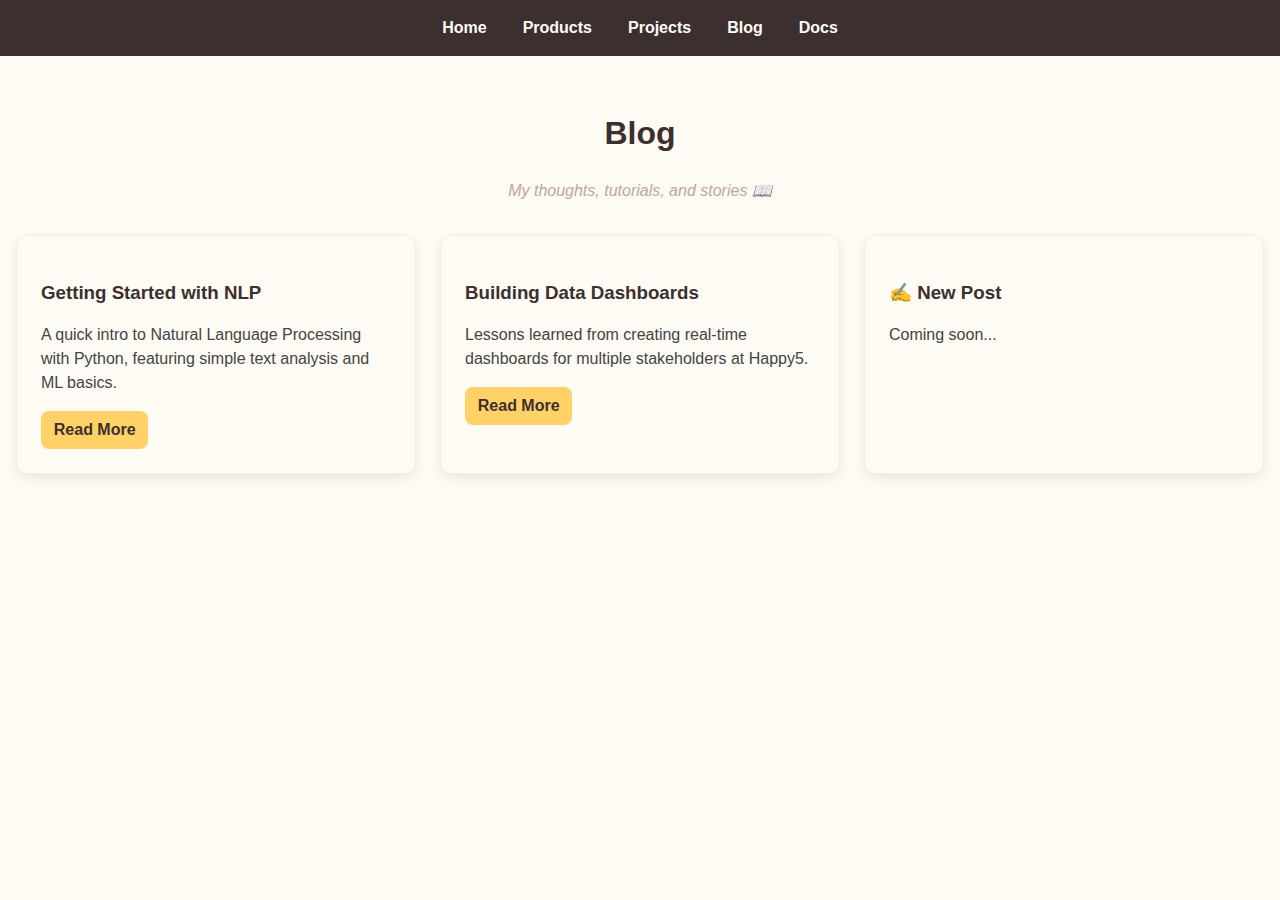
<file: blog.html>
<!DOCTYPE html>
<html lang="en">
<head>
  <meta charset="UTF-8">
  <meta name="viewport" content="width=device-width, initial-scale=1.0">
  <title>Collin | Blog</title>
  <link rel="stylesheet" href="assets/css/style.css">
  <script src="assets/js/main.js" defer></script>
</head>
<body>

  <!-- Navbar -->
  <div id="header"></div>

  <section id="blog">
    <h1>Blog</h1>
    <p class="section-intro">My thoughts, tutorials, and stories 📖</p>

    <div class="blog-grid">

      <!-- Example Blog Post -->
      <div class="blog-card">
        <h3>Getting Started with NLP</h3>
        <p>A quick intro to Natural Language Processing with Python, featuring simple text analysis and ML basics.</p>
        <a href="#" class="btn">Read More</a>
      </div>

      <div class="blog-card">
        <h3>Building Data Dashboards</h3>
        <p>Lessons learned from creating real-time dashboards for multiple stakeholders at Happy5.</p>
        <a href="#" class="btn">Read More</a>
      </div>

      <!-- Placeholder -->
      <div class="blog-card">
        <h3>✍️ New Post</h3>
        <p>Coming soon...</p>
      </div>

    </div>
  </section>

  <!-- Footer -->
  <div id="footer"></div>

</body>
</html>
</file>
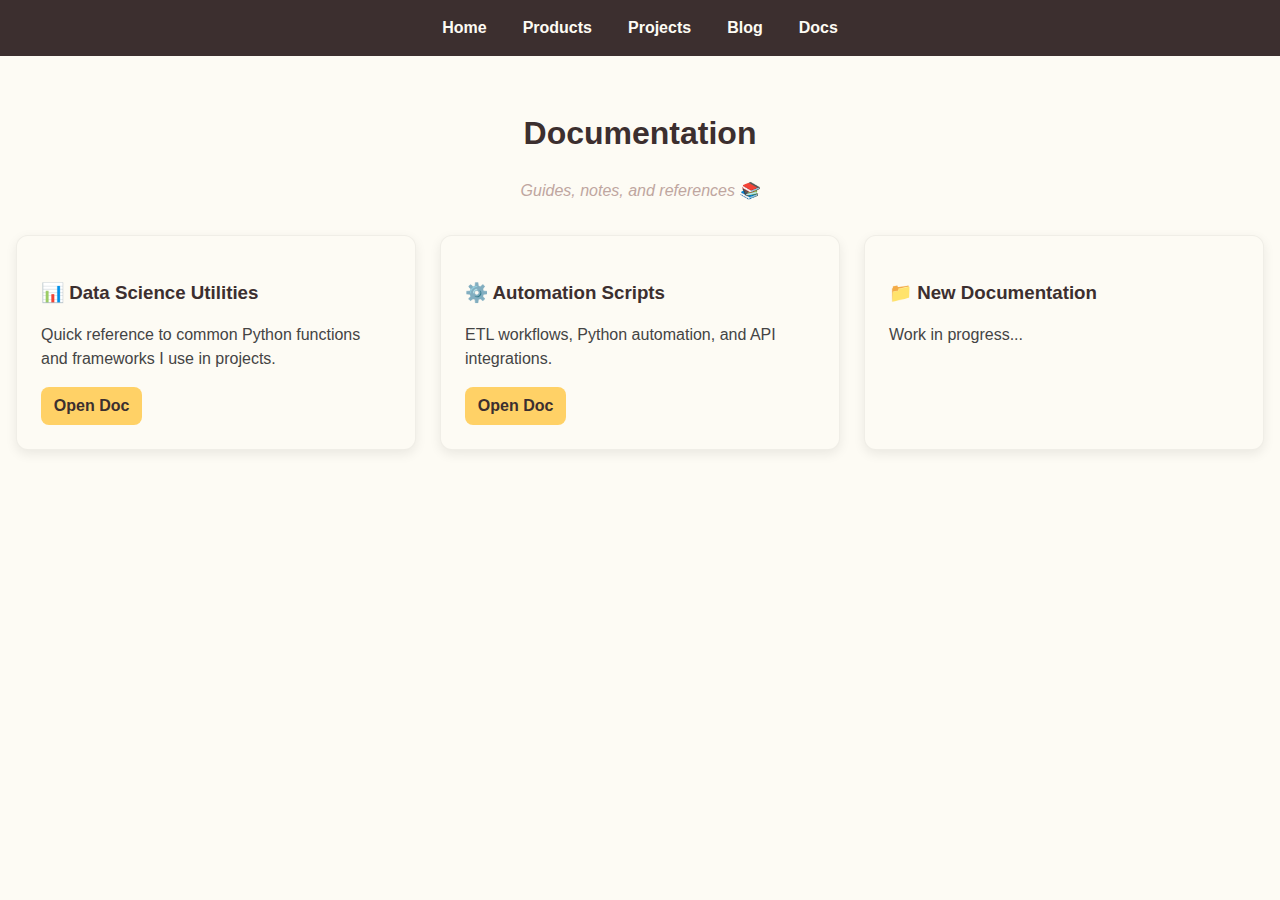
<file: docs.html>
<!DOCTYPE html>
<html lang="en">
<head>
  <meta charset="UTF-8">
  <meta name="viewport" content="width=device-width, initial-scale=1.0">
  <title>Collin | Documentation</title>
  <link rel="stylesheet" href="assets/css/style.css">
  <script src="assets/js/main.js" defer></script>
</head>
<body>

  <!-- Navbar -->
  <div id="header"></div>

  <section id="docs">
    <h1>Documentation</h1>
    <p class="section-intro">Guides, notes, and references 📚</p>

    <div class="docs-grid">

      <!-- Example Doc -->
      <div class="docs-card">
        <h3>📊 Data Science Utilities</h3>
        <p>Quick reference to common Python functions and frameworks I use in projects.</p>
        <a href="#" class="btn">Open Doc</a>
      </div>

      <div class="docs-card">
        <h3>⚙️ Automation Scripts</h3>
        <p>ETL workflows, Python automation, and API integrations.</p>
        <a href="#" class="btn">Open Doc</a>
      </div>

      <!-- Placeholder -->
      <div class="docs-card">
        <h3>📁 New Documentation</h3>
        <p>Work in progress...</p>
      </div>

    </div>
  </section>

  <!-- Footer -->
  <div id="footer"></div>

</body>
</html>
</file>
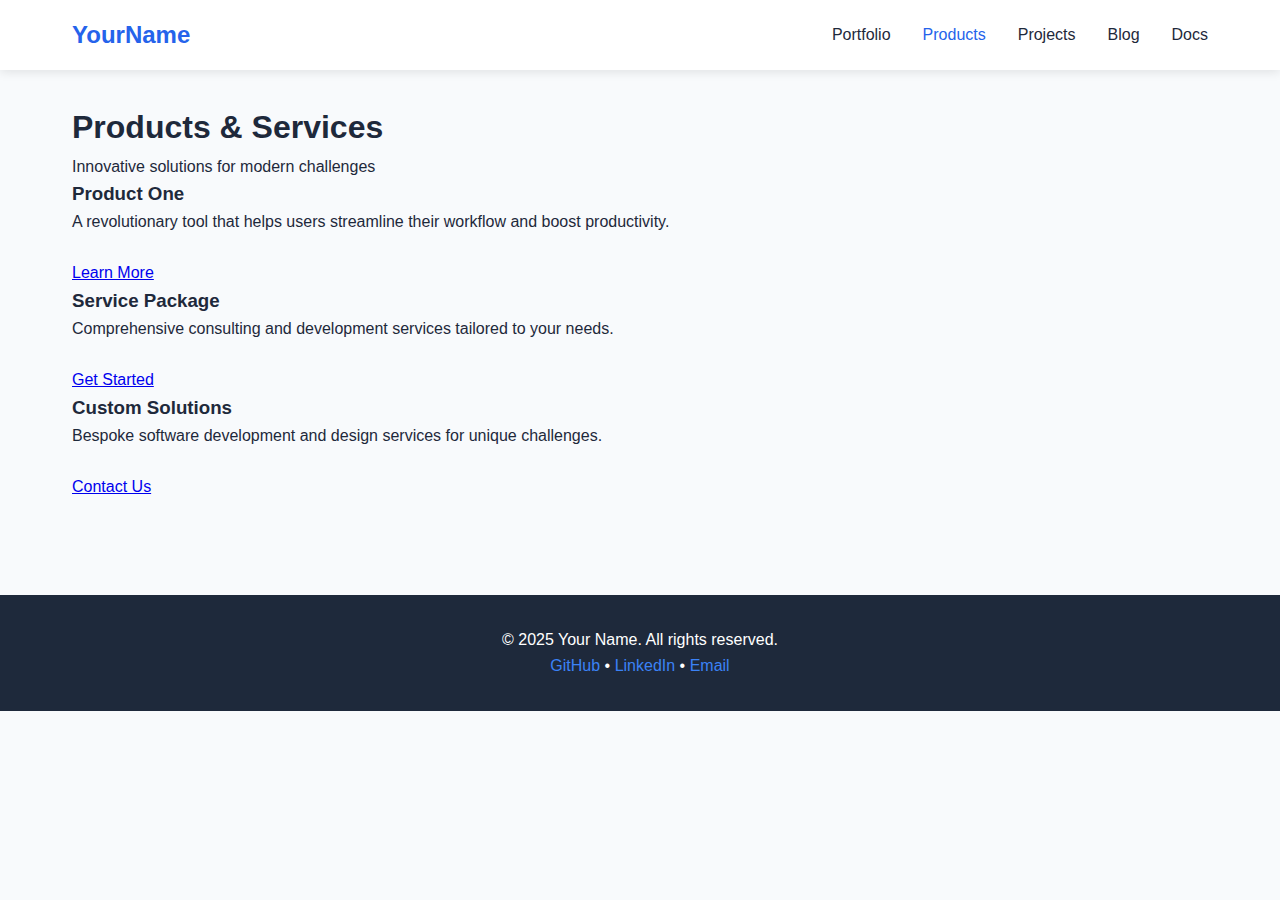
<file: products.html>
<!DOCTYPE html>
<html lang="en">
<head>
    <meta charset="UTF-8">
    <meta name="viewport" content="width=device-width, initial-scale=1.0">
    <meta name="description" content="Products and Services">
    <title>Products & Services - Your Name</title>
    <link rel="stylesheet" href="styles.css">
</head>
<body>
    <!-- Navigation -->
    <nav>
        <div class="nav-container">
            <div class="logo">YourName</div>
            <ul class="nav-links" id="navLinks">
                <li><a href="index.html" class="nav-link">Portfolio</a></li>
                <li><a href="products.html" class="nav-link active">Products</a></li>
                <li><a href="projects.html" class="nav-link">Projects</a></li>
                <li><a href="blog.html" class="nav-link">Blog</a></li>
                <li><a href="docs.html" class="nav-link">Docs</a></li>
            </ul>
            <div class="mobile-toggle" id="mobileToggle">
                <span></span>
                <span></span>
                <span></span>
            </div>
        </div>
    </nav>

    <!-- Main Content -->
    <div class="container">
        <section id="products">
            <div class="hero">
                <h1>Products & Services</h1>
                <p>Innovative solutions for modern challenges</p>
            </div>

            <div class="card-grid">
                <div class="card">
                    <h3>Product One</h3>
                    <p>A revolutionary tool that helps users streamline their workflow and boost productivity.</p>
                    <br>
                    <a href="#" class="btn">Learn More</a>
                </div>
                <div class="card">
                    <h3>Service Package</h3>
                    <p>Comprehensive consulting and development services tailored to your needs.</p>
                    <br>
                    <a href="#" class="btn">Get Started</a>
                </div>
                <div class="card">
                    <h3>Custom Solutions</h3>
                    <p>Bespoke software development and design services for unique challenges.</p>
                    <br>
                    <a href="#" class="btn">Contact Us</a>
                </div>
            </div>
        </section>
    </div>

    <!-- Footer -->
    <footer>
        <p>&copy; 2025 Your Name. All rights reserved.</p>
        <p>
            <a href="https://github.com/yourusername">GitHub</a> •
            <a href="https://linkedin.com/in/yourprofile">LinkedIn</a> •
            <a href="mailto:your.email@example.com">Email</a>
        </p>
    </footer>

    <script src="script.js"></script>
</body>
</html>
</file>
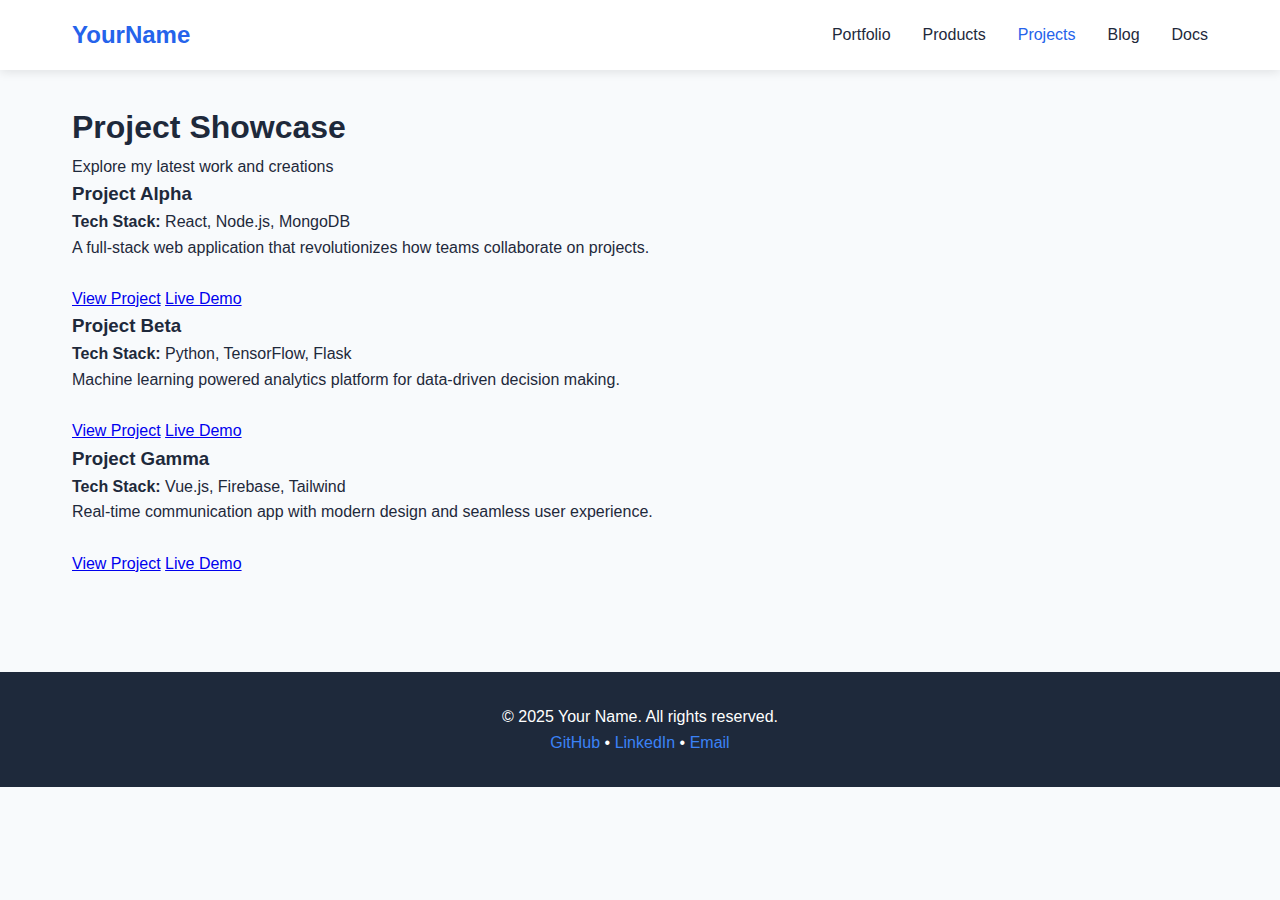
<file: projects.html>
<!DOCTYPE html>
<html lang="en">
<head>
    <meta charset="UTF-8">
    <meta name="viewport" content="width=device-width, initial-scale=1.0">
    <meta name="description" content="Project Showcase">
    <title>Projects - Your Name</title>
    <link rel="stylesheet" href="styles.css">
</head>
<body>
    <!-- Navigation -->
    <nav>
        <div class="nav-container">
            <div class="logo">YourName</div>
            <ul class="nav-links" id="navLinks">
                <li><a href="index.html" class="nav-link">Portfolio</a></li>
                <li><a href="products.html" class="nav-link">Products</a></li>
                <li><a href="projects.html" class="nav-link active">Projects</a></li>
                <li><a href="blog.html" class="nav-link">Blog</a></li>
                <li><a href="docs.html" class="nav-link">Docs</a></li>
            </ul>
            <div class="mobile-toggle" id="mobileToggle">
                <span></span>
                <span></span>
                <span></span>
            </div>
        </div>
    </nav>

    <!-- Main Content -->
    <div class="container">
        <section id="projects">
            <div class="hero">
                <h1>Project Showcase</h1>
                <p>Explore my latest work and creations</p>
            </div>

            <div class="card-grid">
                <div class="card">
                    <h3>Project Alpha</h3>
                    <p><strong>Tech Stack:</strong> React, Node.js, MongoDB</p>
                    <p>A full-stack web application that revolutionizes how teams collaborate on projects.</p>
                    <br>
                    <a href="#" class="btn btn-secondary">View Project</a>
                    <a href="#" class="btn">Live Demo</a>
                </div>
                <div class="card">
                    <h3>Project Beta</h3>
                    <p><strong>Tech Stack:</strong> Python, TensorFlow, Flask</p>
                    <p>Machine learning powered analytics platform for data-driven decision making.</p>
                    <br>
                    <a href="#" class="btn btn-secondary">View Project</a>
                    <a href="#" class="btn">Live Demo</a>
                </div>
                <div class="card">
                    <h3>Project Gamma</h3>
                    <p><strong>Tech Stack:</strong> Vue.js, Firebase, Tailwind</p>
                    <p>Real-time communication app with modern design and seamless user experience.</p>
                    <br>
                    <a href="#" class="btn btn-secondary">View Project</a>
                    <a href="#" class="btn">Live Demo</a>
                </div>
            </div>
        </section>
    </div>

    <!-- Footer -->
    <footer>
        <p>&copy; 2025 Your Name. All rights reserved.</p>
        <p>
            <a href="https://github.com/yourusername">GitHub</a> •
            <a href="https://linkedin.com/in/yourprofile">LinkedIn</a> •
            <a href="mailto:your.email@example.com">Email</a>
        </p>
    </footer>

    <script src="script.js"></script>
</body>
</html>
</file>
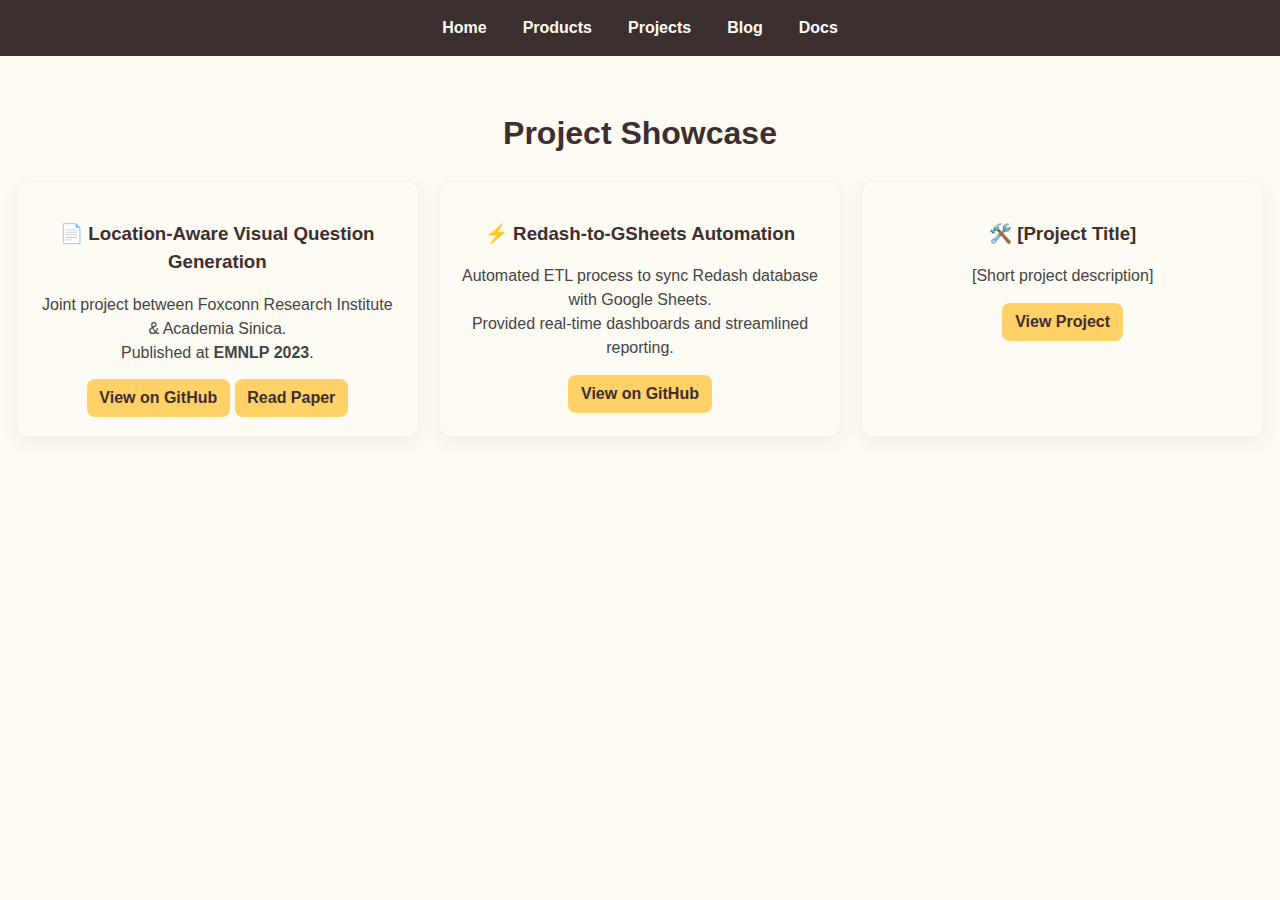
<file: showcase.html>
<!DOCTYPE html>
<html lang="en">
<head>
  <meta charset="UTF-8">
  <meta name="viewport" content="width=device-width, initial-scale=1.0">
  <title>Collin | Project Showcase</title>
  <link rel="stylesheet" href="assets/css/style.css">
  <script src="assets/js/main.js" defer></script>
</head>
<body>

  <!-- Navbar -->
  <div id="header"></div>

  <section id="projects">
    <h1>Project Showcase</h1>
    <div class="project-grid">

      <!-- Project 1 -->
      <div class="project-card">
        <h3>📄 Location-Aware Visual Question Generation</h3>
        <p>
          Joint project between Foxconn Research Institute & Academia Sinica.<br>
          Published at <strong>EMNLP 2023</strong>.
        </p>
        <a href="https://github.com/AcademiaSinicaNLPLab/LocaVQG" target="_blank" class="btn">View on GitHub</a>
        <a href="https://aclanthology.org/2023.emnlp-main.88" target="_blank" class="btn">Read Paper</a>
      </div>

      <!-- Project 2 -->
      <div class="project-card">
        <h3>⚡ Redash-to-GSheets Automation</h3>
        <p>
          Automated ETL process to sync Redash database with Google Sheets.<br>
          Provided real-time dashboards and streamlined reporting.
        </p>
        <a href="https://github.com/nc-collin/redash_gsheets" target="_blank" class="btn">View on GitHub</a>
      </div>

      <!-- Placeholder for future projects -->
      <div class="project-card">
        <h3>🛠️ [Project Title]</h3>
        <p>[Short project description]</p>
        <a href="[GitHub/Link]" target="_blank" class="btn">View Project</a>
      </div>

    </div>
  </section>

  <!-- Footer -->
  <div id="footer"></div>

</body>
</html>
</file>
<file: styles.css>
* {
    margin: 0;
    padding: 0;
    box-sizing: border-box;
}

:root {
    --primary: #2563eb;
    --secondary: #1e40af;
    --accent: #3b82f6;
    --dark: #1e293b;
    --light: #f8fafc;
    --gray: #64748b;
    --success: #10b981;
}

body {
    font-family: -apple-system, BlinkMacSystemFont, 'Segoe UI', Roboto, Oxygen, Ubuntu, Cantarell, sans-serif;
    line-height: 1.6;
    color: var(--dark);
    background: var(--light);
}

/* Navigation */
nav {
    background: white;
    box-shadow: 0 2px 10px rgba(0,0,0,0.1);
    position: sticky;
    top: 0;
    z-index: 1000;
}

.nav-container {
    max-width: 1200px;
    margin: 0 auto;
    display: flex;
    justify-content: space-between;
    align-items: center;
    padding: 1rem 2rem;
}

.logo {
    font-size: 1.5rem;
    font-weight: bold;
    color: var(--primary);
}

.nav-links {
    display: flex;
    gap: 2rem;
    list-style: none;
}

.nav-links a {
    text-decoration: none;
    color: var(--dark);
    font-weight: 500;
    transition: color 0.3s;
}

.nav-links a:hover,
.nav-links a.active {
    color: var(--primary);
}

.mobile-toggle {
    display: none;
    flex-direction: column;
    gap: 4px;
    cursor: pointer;
}

.mobile-toggle span {
    width: 25px;
    height: 3px;
    background: var(--dark);
    transition: 0.3s;
}

/* Main Container */
.container {
    max-width: 1200px;
    margin: 0 auto;
    padding: 2rem;
}

.section-container {
    margin-bottom: 4rem;
}

.section-title {
    font-size: 2rem;
    color: var(--primary);
    margin-bottom: 2rem;
    text-align: center;
    position: relative;
    padding-bottom: 1rem;
}

.section-title::after {
    content: '';
    position: absolute;
    bottom: 0;
    left: 50%;
    transform: translateX(-50%);
    width: 60px;
    height: 3px;
    background: var(--primary);
}

/* INTRO SECTION */
.intro-section {
    padding: 3rem 0;
    margin-bottom: 4rem;
}

.intro-content {
    display: grid;
    grid-template-columns: 200px 1fr;
    gap: 3rem;
    align-items: center;
}

.intro-left {
    display: flex;
    justify-content: center;
}

.profile-photo {
    width: 200px;
    height: 200px;
}

.photo-placeholder {
    width: 100%;
    height: 100%;
    background: linear-gradient(135deg, var(--primary), var(--secondary));
    border-radius: 50%;
    display: flex;
    align-items: center;
    justify-content: center;
    color: white;
    font-size: 5rem;
    box-shadow: 0 10px 30px rgba(0,0,0,0.2);
}

.intro-right {
    display: flex;
    flex-direction: column;
    gap: 0.8rem;
}

.intro-name {
    font-size: 3rem;
    color: var(--dark);
    font-weight: 700;
    margin: 0;
}

.intro-roles {
    font-size: 1.3rem;
    color: var(--primary);
    font-weight: 600;
}

.intro-tagline {
    font-size: 1.1rem;
    color: var(--gray);
    font-weight: 500;
}

.animated-skills {
    display: flex;
    align-items: center;
    gap: 0.8rem;
    margin-top: 0.5rem;
    font-size: 1.1rem;
}

.skills-label {
    color: var(--gray);
    font-weight: 500;
}

.animated-skill {
    color: var(--primary);
    font-weight: 600;
    min-width: 280px;
    animation: fadeInOut 3s infinite;
}

@keyframes fadeInOut {
    0%, 100% { opacity: 1; }
    45%, 55% { opacity: 0; }
}

.social-icons {
    display: flex;
    gap: 1rem;
    margin-top: 1rem;
}

.social-icons a {
    width: 45px;
    height: 45px;
    border-radius: 50%;
    background: var(--light);
    display: flex;
    align-items: center;
    justify-content: center;
    color: var(--primary);
    font-size: 1.3rem;
    transition: all 0.3s;
    text-decoration: none;
}

.social-icons a:hover {
    background: var(--primary);
    color: white;
    transform: translateY(-3px);
    box-shadow: 0 5px 15px rgba(37, 99, 235, 0.3);
}

/* EXPERIENCE TIMELINE */
.experience-timeline {
    position: relative;
    padding: 2rem 0;
}

.timeline-line {
    position: absolute;
    left: 50%;
    top: 0;
    bottom: 0;
    width: 3px;
    background: linear-gradient(to bottom, var(--primary), var(--accent));
    transform: translateX(-50%);
}

.timeline-item {
    position: relative;
    margin-bottom: 3rem;
    cursor: pointer;
}

.timeline-dot {
    position: absolute;
    left: 50%;
    top: 20px;
    transform: translateX(-50%);
    width: 20px;
    height: 20px;
    background: white;
    border: 4px solid var(--primary);
    border-radius: 50%;
    z-index: 2;
    transition: all 0.3s;
}

.timeline-item:hover .timeline-dot {
    transform: translateX(-50%) scale(1.3);
    box-shadow: 0 0 0 8px rgba(37, 99, 235, 0.2);
}

.timeline-year {
    position: absolute;
    left: 50%;
    top: 15px;
    transform: translateX(-50%);
    background: var(--primary);
    color: white;
    padding: 0.3rem 1rem;
    border-radius: 20px;
    font-weight: 600;
    font-size: 0.9rem;
    z-index: 1;
    opacity: 0;
    transition: opacity 0.3s;
}

.timeline-item:hover .timeline-year {
    opacity: 1;
}

.timeline-preview {
    width: 45%;
    padding: 1.5rem;
    background: white;
    border-radius: 10px;
    box-shadow: 0 2px 8px rgba(0,0,0,0.1);
    transition: all 0.3s;
}

.timeline-item:nth-child(odd) .timeline-preview {
    margin-left: 0;
    margin-right: auto;
}

.timeline-item:nth-child(even) .timeline-preview {
    margin-left: auto;
    margin-right: 0;
}

.timeline-preview h3 {
    color: var(--primary);
    font-size: 1.2rem;
    margin-bottom: 0.3rem;
}

.timeline-preview p {
    color: var(--gray);
    font-size: 0.95rem;
}

.timeline-details {
    display: none;
    width: 45%;
    padding: 2rem;
    background: white;
    border-radius: 10px;
    box-shadow: 0 4px 20px rgba(0,0,0,0.15);
    position: absolute;
    top: 0;
    z-index: 10;
    border-left: 4px solid var(--primary);
}

.timeline-item:nth-child(odd) .timeline-details {
    left: 0;
}

.timeline-item:nth-child(even) .timeline-details {
    right: 0;
}

.timeline-item:hover .timeline-details {
    display: block;
    animation: slideIn 0.3s ease;
}

.timeline-item:hover .timeline-preview {
    opacity: 0.3;
}

@keyframes slideIn {
    from {
        opacity: 0;
        transform: translateY(-10px);
    }
    to {
        opacity: 1;
        transform: translateY(0);
    }
}

.timeline-header {
    display: flex;
    justify-content: space-between;
    margin-bottom: 1rem;
    flex-wrap: wrap;
    gap: 1rem;
}

.timeline-header h3 {
    color: var(--primary);
    font-size: 1.3rem;
    margin-bottom: 0.3rem;
}

.company {
    color: var(--gray);
    font-weight: 600;
    font-size: 1rem;
}

.timeline-date {
    color: var(--gray);
    font-size: 0.9rem;
    font-weight: 500;
    white-space: nowrap;
}

.timeline-tags {
    display: flex;
    gap: 0.5rem;
    flex-wrap: wrap;
    margin-bottom: 1rem;
}

.tag {
    background: var(--light);
    color: var(--primary);
    padding: 0.3rem 0.8rem;
    border-radius: 20px;
    font-size: 0.85rem;
    font-weight: 500;
}

.timeline-achievements {
    margin-left: 1.2rem;
    color: var(--dark);
}

.timeline-achievements li {
    margin-bottom: 0.5rem;
    line-height: 1.6;
}

/* PUBLICATION HIGHLIGHT */
.publication-highlight {
    background: white;
    padding: 2.5rem;
    border-radius: 15px;
    box-shadow: 0 4px 15px rgba(0,0,0,0.1);
    border-left: 5px solid var(--success);
}

.publication-badge {
    display: inline-flex;
    align-items: center;
    gap: 0.5rem;
    background: var(--success);
    color: white;
    padding: 0.5rem 1rem;
    border-radius: 25px;
    font-weight: 600;
    margin-bottom: 1.5rem;
    font-size: 0.9rem;
}

.publication-badge i {
    font-size: 1.2rem;
}

.publication-highlight h3 {
    color: var(--primary);
    font-size: 1.5rem;
    margin-bottom: 1rem;
    line-height: 1.4;
}

.publication-meta {
    color: var(--gray);
    font-size: 0.95rem;
    margin-bottom: 1rem;
    font-style: italic;
}

.publication-desc {
    color: var(--dark);
    line-height: 1.8;
    margin-bottom: 1.5rem;
}

.publication-links {
    display: flex;
    gap: 1rem;
    flex-wrap: wrap;
}

.pub-link {
    display: inline-flex;
    align-items: center;
    gap: 0.5rem;
    padding: 0.7rem 1.5rem;
    background: var(--primary);
    color: white;
    text-decoration: none;
    border-radius: 8px;
    font-weight: 500;
    transition: all 0.3s;
}

.pub-link:hover {
    background: var(--secondary);
    transform: translateY(-2px);
    box-shadow: 0 4px 12px rgba(37, 99, 235, 0.3);
}

/* EDUCATION CARDS */
.education-cards {
    display: grid;
    grid-template-columns: repeat(auto-fit, minmax(400px, 1fr));
    gap: 2rem;
}

.edu-card {
    background: white;
    padding: 2rem;
    border-radius: 15px;
    box-shadow: 0 4px 15px rgba(0,0,0,0.1);
    display: flex;
    gap: 1.5rem;
    transition: transform 0.3s, box-shadow 0.3s;
}

.edu-card:hover {
    transform: translateY(-5px);
    box-shadow: 0 8px 25px rgba(0,0,0,0.15);
}

.edu-icon {
    font-size: 3rem;
    color: var(--primary);
    flex-shrink: 0;
}

.edu-content h3 {
    color: var(--primary);
    font-size: 1.3rem;
    margin-bottom: 0.5rem;
}

.edu-school {
    font-size: 1.1rem;
    font-weight: 600;
    color: var(--dark);
    margin-bottom: 0.3rem;
}

.edu-major {
    color: var(--gray);
    font-weight: 500;
    margin-bottom: 0.3rem;
}

.edu-period {
    color: var(--gray);
    font-size: 0.95rem;
    margin-bottom: 1rem;
}

.edu-badge {
    display: inline-flex;
    align-items: center;
    gap: 0.5rem;
    background: var(--success);
    color: white;
    padding: 0.4rem 1rem;
    border-radius: 20px;
    font-size: 0.9rem;
    font-weight: 500;
}

/* CORE COMPETENCIES */
.competencies-grid {
    display: grid;
    grid-template-columns: repeat(auto-fit, minmax(280px, 1fr));
    gap: 2rem;
}

.competency-category {
    background: white;
    padding: 2rem;
    border-radius: 15px;
    box-shadow: 0 4px 15px rgba(0,0,0,0.1);
}

.competency-category h4 {
    color: var(--primary);
    font-size: 1.2rem;
    margin-bottom: 1.5rem;
    display: flex;
    align-items: center;
    gap: 0.7rem;
}

.competency-category h4 i {
    font-size: 1.3rem;
}

.comp-tags {
    display: flex;
    flex-wrap: wrap;
    gap: 0.7rem;
}

.comp-tags span {
    background: var(--light);
    color: var(--dark);
    padding: 0.5rem 1rem;
    border-radius: 8px;
    font-size: 0.9rem;
    font-weight: 500;
    transition: all 0.3s;
    cursor: default;
}

.comp-tags span:hover {
    background: var(--primary);
    color: white;
    transform: translateY(-2px);
}

/* Footer */
footer {
    background: var(--dark);
    color: white;
    text-align: center;
    padding: 2rem;
    margin-top: 4rem;
}

footer a {
    color: var(--accent);
    text-decoration: none;
}
/* Responsive */
@media (max-width: 968px) {
    .hero-intro {
        grid-template-columns: 1fr;
    }
    
    .hero-text h1 {
        font-size: 2.5rem;
    }
    
    .education-grid {
        grid-template-columns: 1fr;
    }
    
    .publication-card {
        flex-direction: column;
    }
}

@media (max-width: 768px) {
    .nav-links {
        display: none;
        flex-direction: column;
        position: absolute;
        top: 100%;
        left: 0;
        right: 0;
        background: white;
        padding: 1rem;
        box-shadow: 0 4px 6px rgba(0,0,0,0.1);
    }

    .nav-links.active {
        display: flex;
    }

    .mobile-toggle {
        display: flex;
    }

    .hero h1 {
        font-size: 2rem;
    }
    
    .hero-text h1 {
        font-size: 2rem;
    }
    
    .tagline {
        font-size: 1.2rem;
    }
    
    .bio {
        font-size: 1rem;
    }

    .card-grid {
        grid-template-columns: 1fr;
    }
    
    .skills-grid {
        grid-template-columns: 1fr;
    }
    
    .timeline {
        padding-left: 1.5rem;
    }
    
    .timeline-marker {
        left: -2.25rem;
    }
    
    .timeline-header {
        flex-direction: column;
    }
    
    .hero-buttons {
        flex-direction: column;
    }
    
    .hero-buttons .btn {
        width: 100%;
        text-align: center;
    }
}
</file>
<file: assets/css/style.css>
/* ============================
   Portfolio CSS - Updated Theme
   ============================ */

/* -------------------------
   Variables & Reset
-------------------------- */
:root {
  --mocha: #bfa6a0;
  --dark-red: #3c2f2f;
  --white: #fdfbf4;
  --highlight: #ffd166;
  --dark-bg: var(--dark-red);
}

*,
*::before,
*::after {
  box-sizing: border-box;
}

html, body {
  height: 100%;
  margin: 0;
  font-family: "Segoe UI", Roboto, "Helvetica Neue", Arial, sans-serif;
  -webkit-font-smoothing: antialiased;
  background: var(--white);
  color: var(--dark-red);
  line-height: 1.5;
}

img { max-width: 100%; height: auto; display: block; }

/* -------------------------
   Navbar
-------------------------- */
.navbar {
  background: var(--dark-red);
  padding: 1rem;
  text-align: center;
}

.navbar ul {
  list-style: none;
  display: flex;
  justify-content: center;
  gap: 1.25rem;
  margin: 0;
  padding: 0;
  flex-wrap: wrap;
}

.navbar a {
  color: var(--white);
  text-decoration: none;
  font-weight: 600;
  padding: 0.25rem 0.5rem;
  transition: color 0.2s ease, background 0.2s ease;
}

.navbar a:hover,
.navbar a:focus {
  color: var(--dark-red);
  background: var(--highlight);
  border-radius: 6px;
}

/* -------------------------
   Hero Section
-------------------------- */
#hero {
  display: flex;
  justify-content: center;
  align-items: center;
  padding: 4rem 1.5rem;
  background: linear-gradient(90deg, var(--mocha), var(--dark-red));
  color: var(--white);
}

.hero-container {
  display: flex;
  align-items: center;
  gap: 2rem;
  width: 100%;
  max-width: 1100px;
  padding: 0 1rem;
  flex-wrap: wrap;
}

.hero-text {
  flex: 1 1 360px;
  min-width: 240px;
}

.hero-text h1 {
  font-size: 2.6rem;
  margin-bottom: 0.3rem;
  line-height: 1.05;
}

.hero-text h2 {
  font-size: 1.6rem;
  margin-bottom: 0.8rem;
  color: var(--highlight);
  min-height: 2.2rem;
  font-weight: 600;
}

/* Typewriter Animation */
.typewriter-container {
  display: flex;
  align-items: center;
  flex-wrap: wrap;
}

.typewriter-prefix {
  color: var(--white);
  margin-right: 0.3rem;
}

.typewriter-text {
  color: var(--highlight);
  min-width: 200px;
  display: inline-block;
}

.cursor {
  color: var(--highlight);
  font-weight: 400;
  animation: blink 1s step-end infinite;
  margin-left: 2px;
}

@keyframes blink {
  from, to {
    opacity: 1;
  }
  50% {
    opacity: 0;
  }
}

.hero-text p {
  margin-bottom: 1rem;
  opacity: 0.95;
}

.hero-buttons {
  margin-bottom: 1rem;
}

.hero-buttons .btn {
  display: inline-block;
  text-decoration: none;
  padding: 0.5rem 0.9rem;
  border-radius: 8px;
  background: var(--highlight);
  color: var(--dark-red);
  font-weight: 700;
  margin-right: 0.6rem;
  transition: transform .15s ease, opacity .15s ease;
}

.hero-buttons .btn:hover { transform: translateY(-3px); opacity: 0.95; }

.hero-photo { flex: 0 0 auto; }

.profile-pic-large {
  width: 260px;
  height: 260px;
  border-radius: 50%;
  border: 5px solid var(--highlight);
  object-fit: cover;
}

/* -------------------------
   Experience Section
-------------------------- */
#experience {
  background: var(--dark-red);
  padding: 3rem 1.5rem;
  margin: 0;
}

#experience h2 {
  text-align: center;
  color: var(--white);
  margin-bottom: 2rem;
  font-size: 2rem;
}

/* -------------------------
   Modern Timeline
-------------------------- */
.modern-timeline {
  position: relative;
  max-width: 1100px;
  margin: 0 auto;
  padding: 2rem 1.5rem;
  color: var(--white);
}

/* Vertical line connecting all timeline items */
.modern-timeline::before {
  content: "";
  position: absolute;
  left: 180px;
  top: 20px;
  bottom: 20px;
  width: 3px;
  background: var(--highlight);
  border-radius: 3px;
}

/* Each timeline item */
.timeline-item {
  position: relative;
  margin: 2rem 0;
  padding-left: 220px;
  min-height: 80px;
  display: flex;
  align-items: flex-start;
}

/* Timeline year - positioned on the left */
.timeline-year {
  position: absolute;
  left: 0;
  top: 8px;
  width: 160px;
  text-align: right;
  font-size: 1.1rem;
  font-weight: 700;
  color: var(--highlight);
  padding-right: 1rem;
}

/* Timeline dot - positioned on the vertical line */
.timeline-dot {
  position: absolute;
  left: 168px;
  top: 8px;
  width: 24px;
  height: 24px;
  background: var(--highlight);
  border: 4px solid var(--dark-red);
  border-radius: 50%;
  box-shadow: 0 0 0 3px var(--mocha);
  transition: all 0.3s ease;
  z-index: 2;
}

/* Timeline card - callout with content */
.timeline-card {
  background: rgba(255, 255, 255, 0.95);
  padding: 1.25rem 1.5rem;
  border-radius: 12px;
  box-shadow: 0 4px 15px rgba(0, 0, 0, 0.2);
  transition: all 0.3s ease;
  cursor: pointer;
  flex: 1;
  position: relative;
}

/* Callout arrow pointing to the dot */
.timeline-card::before {
  content: "";
  position: absolute;
  left: -12px;
  top: 12px;
  width: 0;
  height: 0;
  border-top: 8px solid transparent;
  border-bottom: 8px solid transparent;
  border-right: 12px solid rgba(255, 255, 255, 0.95);
}

/* Timeline card content */
.timeline-title {
  color: var(--dark-red);
  font-size: 1.15rem;
  font-weight: 700;
  margin: 0 0 0.4rem 0;
  line-height: 1.3;
}

.timeline-place {
  color: var(--mocha);
  font-weight: 600;
  margin: 0 0 0.3rem 0;
  font-size: 0.95rem;
}

.timeline-date {
  color: #666;
  font-size: 0.85rem;
  margin: 0 0 0.75rem 0;
  font-style: italic;
}

/* Details section - hidden by default, shown on hover */
.timeline-details {
  max-height: 0;
  overflow: hidden;
  opacity: 0;
  transition: all 0.4s ease;
  margin-top: 0.5rem;
}

.timeline-details p {
  color: #444;
  font-size: 0.95rem;
  line-height: 1.6;
  margin: 0;
  padding-top: 0.75rem;
  border-top: 2px solid var(--highlight);
}

/* Hover effects */
.timeline-item:hover .timeline-dot {
  transform: scale(1.3);
  background: #ffe08a;
  box-shadow: 0 0 0 3px var(--mocha), 0 0 20px rgba(255, 209, 102, 0.6);
}

.timeline-item:hover .timeline-card {
  transform: translateX(8px);
  box-shadow: 0 8px 25px rgba(0, 0, 0, 0.3);
  background: rgba(255, 255, 255, 1);
}

.timeline-item:hover .timeline-details {
  max-height: 200px;
  opacity: 1;
}

/* Mobile responsive */
@media (max-width: 720px) {
  .modern-timeline::before {
    left: 80px;
  }

  .timeline-item {
    padding-left: 110px;
  }

  .timeline-year {
    width: 60px;
    font-size: 0.9rem;
    padding-right: 0.5rem;
  }

  .timeline-dot {
    left: 68px;
    width: 20px;
    height: 20px;
  }

  .timeline-card {
    padding: 1rem;
  }

  .timeline-card::before {
    left: -10px;
    border-right-width: 10px;
  }

  .timeline-title {
    font-size: 1rem;
  }

  .timeline-place {
    font-size: 0.9rem;
  }
}


/* -------------------------
   Skills Grid
-------------------------- */
.skills-grid {
  display:flex;
  flex-wrap:wrap;
  gap:0.75rem;
  justify-content:center;
  margin: 1.5rem auto;
  max-width: 900px;
}

.skills-grid span {
  padding: 0.45rem 0.8rem;
  background: var(--highlight);
  color: var(--dark-red);
  border-radius: 8px;
  font-weight: 600;
}

/* -------------------------
   Projects / Products
-------------------------- */
#projects, #products {
  padding: 2rem 1rem;
  text-align: center;
}

.project-grid, .product-grid {
  display:grid;
  grid-template-columns: repeat(auto-fit, minmax(260px, 1fr));
  gap: 1.25rem;
  margin-top: 1.5rem;
}

.project-card, .product-card {
  background: var(--white);
  padding: 1.2rem;
  border-radius: 12px;
  box-shadow: 0 6px 18px rgba(0,0,0,0.06);
  transition: transform .18s ease, box-shadow .18s ease;
  border: 1px solid rgba(0,0,0,0.03);
}

.project-card:hover, .product-card:hover {
  transform: translateY(-6px);
  box-shadow: 0 14px 28px rgba(0,0,0,0.08);
}

.project-card h3, .product-card h3 {
  margin-bottom: 0.5rem;
  color: var(--dark-red);
}

.project-card p, .product-card p {
  color: #444;
  margin-bottom: 0.9rem;
}

.product-logo {
  width: 80px;
  height: 80px;
  object-fit: contain;
  margin-bottom: 0.75rem;
}

/* Buttons (global) */
.btn {
  display:inline-block;
  padding: .45rem .8rem;
  border-radius: 8px;
  background: var(--highlight);
  color: var(--dark-red);
  text-decoration: none;
  font-weight: 700;
}

.btn:hover {
  background: var(--mocha);
  color: var(--white);
}

/* -------------------------
   Blog & Docs
-------------------------- */
#blog, #docs {
  padding: 2rem 1rem;
  text-align: center;
}

.section-intro {
  margin-bottom: 2rem;
  font-style: italic;
  color: var(--mocha);
}

.blog-grid, .docs-grid {
  display: grid;
  grid-template-columns: repeat(auto-fit, minmax(280px, 1fr));
  gap: 1.5rem;
  margin-top: 1rem;
}

.blog-card, .docs-card {
  background: var(--white);
  padding: 1.5rem;
  border-radius: 12px;
  box-shadow: 0 4px 12px rgba(0,0,0,0.08);
  transition: transform 0.2s ease, box-shadow 0.2s ease;
  border: 1px solid rgba(0,0,0,0.05);
  text-align: left;
}

.blog-card:hover, .docs-card:hover {
  transform: translateY(-5px);
  box-shadow: 0 10px 20px rgba(0,0,0,0.12);
}

.blog-card h3, .docs-card h3 {
  color: var(--dark-red);
  margin-bottom: 0.6rem;
}

.blog-card p, .docs-card p {
  color: #444;
  margin-bottom: 1rem;
}


/* -------------------------
   Footer
-------------------------- */
footer {
  padding: 1rem;
  text-align:center;
  background: var(--dark-red);
  color: var(--white);
  font-size: .95rem;
}

/* -------------------------
   Responsive tweaks
-------------------------- */
@media (max-width: 860px) {
  .hero-container { justify-content: center; }
  .profile-pic-large { width: 180px; height: 180px; margin-top: 1rem; }
  .hero-text h1 { font-size: 2rem; }
  .hero-text h2 { font-size: 1.2rem; }
  .timeline-popup { width: 250px; left: 100px; }
}
</file>
